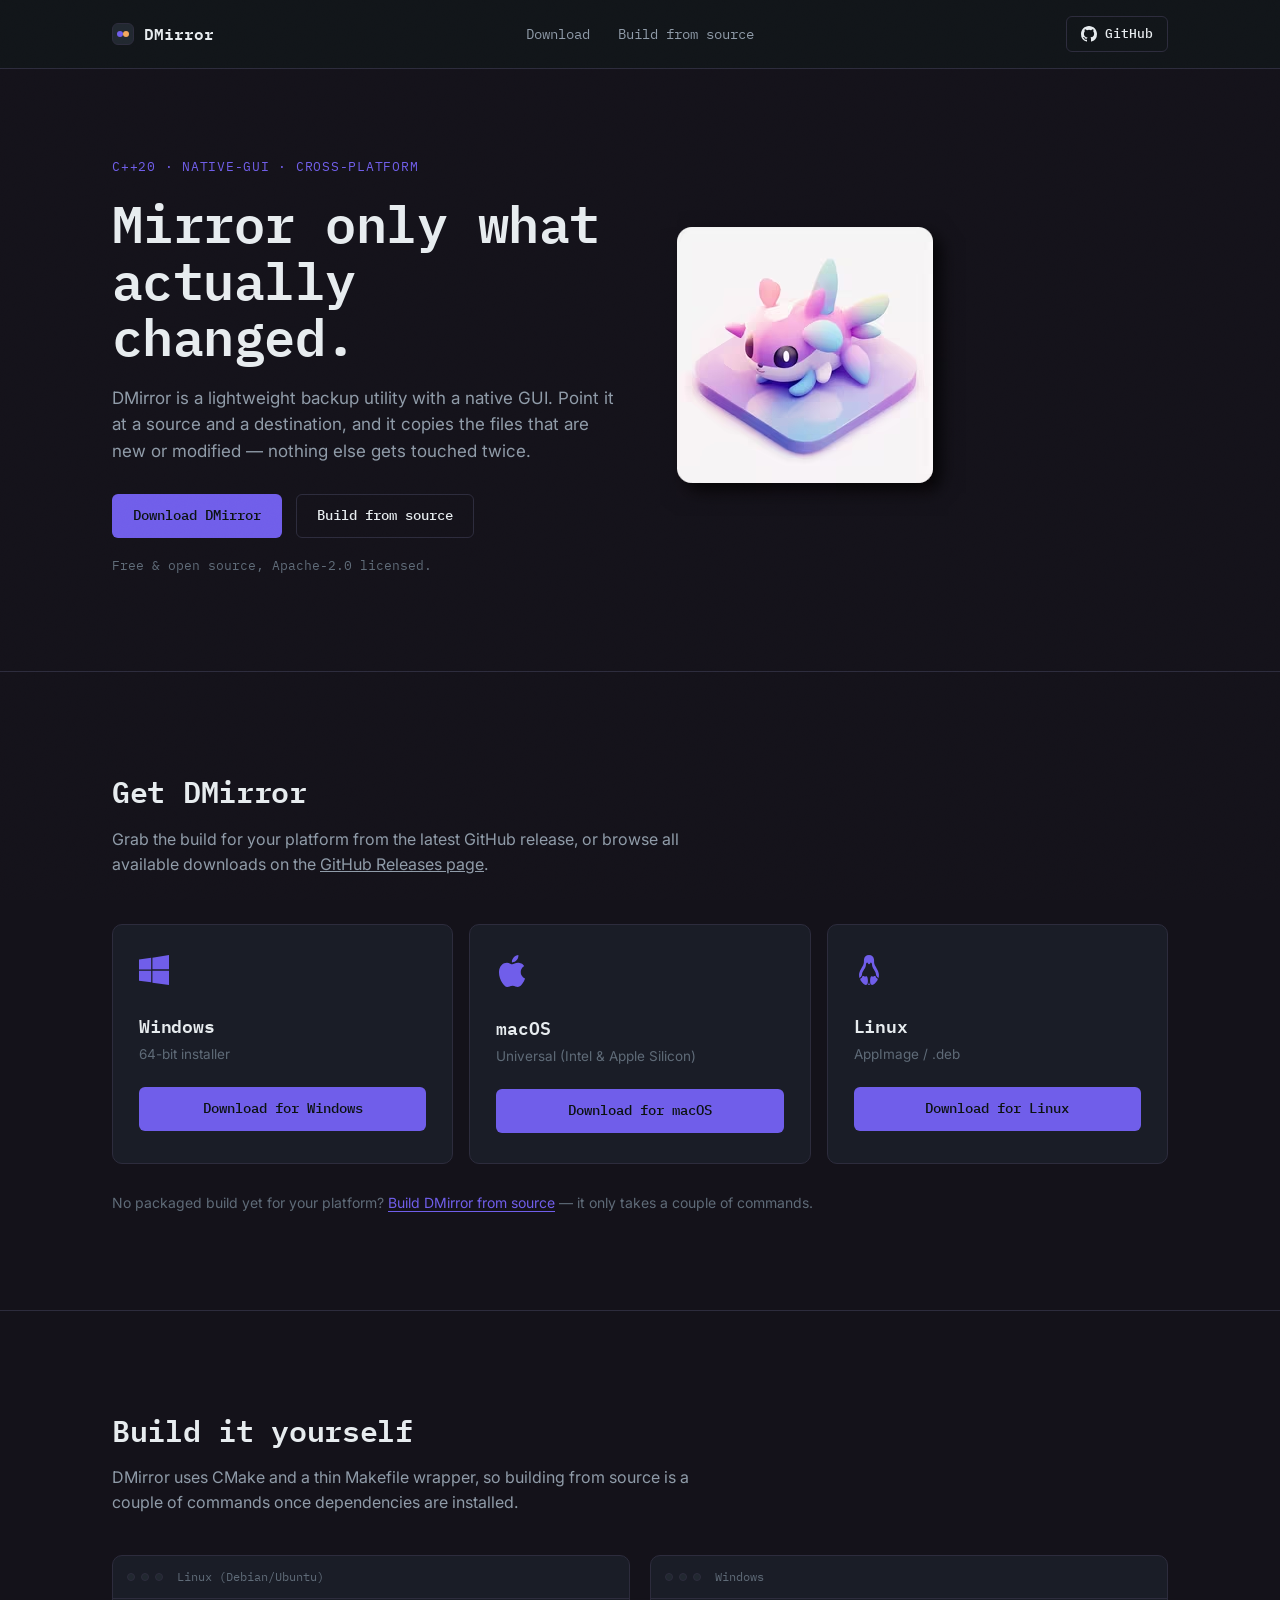
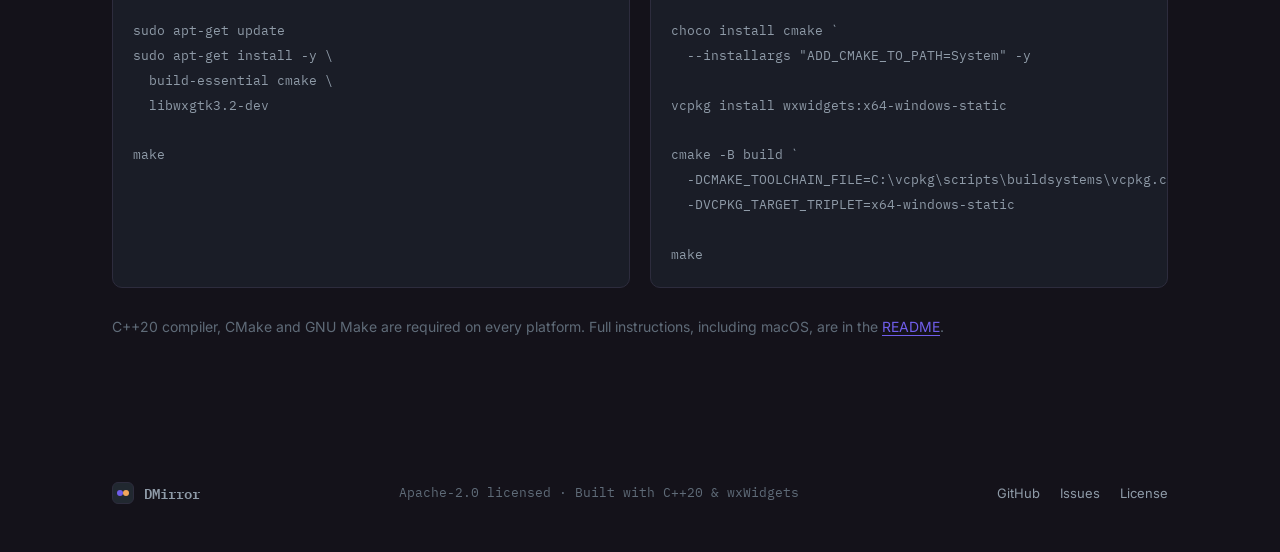
<file: docs/index.html>
<!DOCTYPE html>
<html lang="en">
<head>
<meta charset="UTF-8">
<meta name="viewport" content="width=device-width, initial-scale=1.0">
<title>DMirror — Copy only what changed</title>
<meta name="description" content="A lightweight, cross-platform C++ backup utility for Windows, Linux and macOS that efficiently copies only new or modified files from a source directory to a destination.">
<link rel="icon" href="data:image/svg+xml,<svg xmlns=%22http://www.w3.org/2000/svg%22 viewBox=%220 0 24 24%22><rect width=%2224%22 height=%2224%22 rx=%225%22 fill=%22%2312161a%22/><path d=%22M4 12h7M11 12l-2.5 -2.5M11 12l-2.5 2.5%22 stroke=%22%235EEAD4%22 stroke-width=%222%22 fill=%22none%22 stroke-linecap=%22round%22 stroke-linejoin=%22round%22/><path d=%22M20 12h-7M13 12l2.5 -2.5M13 12l2.5 2.5%22 stroke=%22%23F2A65C%22 stroke-width=%222%22 fill=%22none%22 stroke-linecap=%22round%22 stroke-linejoin=%22round%22/></svg>">
<link rel="preconnect" href="https://fonts.googleapis.com">
<link rel="preconnect" href="https://fonts.gstatic.com" crossorigin>
<link href="https://fonts.googleapis.com/css2?family=IBM+Plex+Mono:wght@400;500;600;700&family=Inter:wght@400;500;600;700;800&display=swap" rel="stylesheet">
<link rel="stylesheet" href="styles.css">
<script type="text/javascript" src="main.js"></script>
</head>
<body>
<div class="grain" aria-hidden="true"></div>

<header class="site-header">
  <div class="wrap header-inner">
    <a class="brand" href="#top">
      <span class="brand-mark" aria-hidden="true">
        <span class="dot dot-a"></span><span class="dot dot-b"></span>
      </span>
      DMirror
    </a>
    <nav class="main-nav" aria-label="Primary">
      <a href="#download">Download</a>
      <a href="#source">Build from source</a>
    </nav>
    <a class="btn btn-ghost btn-small" href="https://github.com/wowtamz/dmirror" target="_blank" rel="noopener">
      <svg width="16" height="16" viewBox="0 0 16 16" fill="currentColor" aria-hidden="true"><path d="M8 0C3.58 0 0 3.58 0 8a8 8 0 0 0 5.47 7.59c.4.07.55-.17.55-.38 0-.19-.01-.82-.01-1.49-2.01.37-2.53-.49-2.69-.94-.09-.23-.48-.94-.82-1.13-.28-.15-.68-.52-.01-.53.63-.01 1.08.58 1.23.82.72 1.21 1.87.87 2.33.66.07-.52.28-.87.51-1.07-1.78-.2-3.64-.89-3.64-3.95 0-.87.31-1.59.82-2.15-.08-.2-.36-1.02.08-2.12 0 0 .67-.21 2.2.82a7.5 7.5 0 0 1 4 0c1.53-1.04 2.2-.82 2.2-.82.44 1.1.16 1.92.08 2.12.51.56.82 1.27.82 2.15 0 3.07-1.87 3.75-3.65 3.95.29.25.54.73.54 1.48 0 1.07-.01 1.93-.01 2.2 0 .21.15.46.55.38A8 8 0 0 0 16 8c0-4.42-3.58-8-8-8Z"/></svg>
      GitHub
    </a>
  </div>
</header>

<main id="top">

  <!-- HERO -->
  <section class="hero">
    <div class="wrap hero-inner">
      <div class="hero-copy">
        <p class="eyebrow">C++20 · Native-GUI · Cross-Platform</p>
        <div class="hero-mobile-logo">
            <img src="images/logo.avif"></img>
        </div>
        <h1>Mirror only what<br>actually changed.</h1>
        <p class="lede">DMirror is a lightweight backup utility with a native GUI. Point it at a source and a destination, and it copies the files that are new or modified — nothing else gets touched twice.</p>
        <div class="hero-actions">
          <a class="btn btn-primary" href="#download">Download DMirror</a>
          <a class="btn btn-ghost" href="#source">Build from source</a>
        </div>
        <p class="hero-note">Free &amp; open source, Apache-2.0 licensed.</p>
      </div>
      <div class="hero-logo">
        <img src="images/logo.avif"></img>
      </div>
    </div>
  </section>

  <!-- DOWNLOAD -->
  <section class="download" id="download">
    <div class="wrap">
      <h2 class="section-title" id="dl_title">Get DMirror</h2>
      <p class="section-lede">
          Grab the build for your platform from the latest GitHub release, or browse all available downloads on the
          <a href="https://github.com/wowtamz/dmirror/releases/latest">GitHub Releases page</a>.
      </p>

      <div class="download-grid">

        <article class="download-card">
          <div class="download-icon" aria-hidden="true">
            <svg width="30" height="30" viewBox="0 0 24 24" fill="currentColor"><path d="M0 3.5 9.75 2.2v9.3H0V3.5Zm10.75-1.4L24 0v11.4H10.75V2.1ZM0 12.5h9.75v9.3L0 20.5v-8Zm10.75 0H24V24l-13.25-1.85V12.5Z"/></svg>
          </div>
          <h3>Windows</h3>
          <p class="download-sub">64-bit installer</p>
          <a class="btn btn-primary btn-block" id="dl_win64" href="https://github.com/wowtamz/dmirror/releases/latest" target="_blank" rel="noopener">Download for Windows</a>
        </article>

        <article class="download-card">
          <div class="download-icon" aria-hidden="true">
            <svg xmlns="http://www.w3.org/2000/svg"
                 width="32"
                 height="32"
                 viewBox="0 0 814.1 999.9"
                 fill="currentColor">
              <path d="m788.1 340.9c-5.8 4.5-108.2 62.2-108.2 190.5 0 148.4 130.3 200.9 134.2 202.2-.6 3.2-20.7 71.9-68.7 141.9-42.8 61.6-87.5 123.1-155.5 123.1-68 0-85.5-39.5-164-39.5-76.5 0-103.7 40.8-165.9 40.8-62.2 0-105.6-57-155.5-127C46.7 790.7 0 663 0 541.8 0 347.4 126.4 244.3 250.8 244.3c66.1 0 121.2 43.4 162.7 43.4 39.5 0 101.1-46 176.3-46 28.5 0 130.9 2.6 198.3 99.2zM554.1 159.4C585.2 122.5 607.2 71.3 607.2 20.1c0-7.1-.6-14.3-1.9-20.1-50.6 1.9-110.8 33.7-147.1 75.8-28.5 32.4-55.1 83.6-55.1 135.5 0 7.8 1.3 15.6 1.9 18.1 3.2.6 8.4 1.3 13.6 1.3 45.4 0 102.5-30.4 135.5-71.3z"/>
            </svg>
          </div>
          <h3>macOS</h3>
          <p class="download-sub">Universal (Intel &amp; Apple Silicon)</p>
          <a class="btn btn-primary btn-block" id="dl_macos" href="https://github.com/wowtamz/dmirror/releases/latest" target="_blank" rel="noopener">Download for macOS</a>
        </article>

        <article class="download-card">
          <div class="download-icon" aria-hidden="true">
            <svg width="30" height="30" clip-rule="evenodd" fill="currentColor" fill-rule="evenodd" stroke-linejoin="round" stroke-miterlimit="2" viewBox="0 0 777 778" xmlns="http://www.w3.org/2000/svg"><path d="m388.456.0c-75.983.0-120.59 46.353-128.991 108.855-8.401 62.503 5.125 73.956-15.915 137.96-21.04 64.003-115.369 173.72-113.164 274.952.687 31.517 4.317 58.806 10.64 82.652 7.752-12.845 19.238-21.897 27.609-25.763 6.535-3.017 9.694-4.467 11.167-5.012.214-1.619 1.043-5.305 2.55-12.574 2.071-9.981 10.008-25.611 23.565-35.874-.138-3.11-.288-6.187-.352-9.408-1.566-78.518 79.586-163.583 94.523-213.227 14.937-49.642 8.439-54.755 10.903-67.089s11.977-26.702 25.675-38.161c1.305-1.092 2.576-1.57 3.869-1.583 12.489-.118 24.987 45.349 49.152 45.371 24.165.029 36.736-55.424 50.647-43.788 13.699 11.459 23.211 25.827 25.675 38.161s-4.034 17.447 10.903 67.089c14.937 49.644 96.001 134.708 94.435 213.227-.065 3.191-.217 6.238-.352 9.32 13.618 10.262 21.578 25.956 23.653 35.962 1.507 7.269 2.336 10.955 2.55 12.574 1.469.544 4.641 2.079 11.167 5.1 8.374 3.878 19.791 12.913 27.521 25.763 6.341-23.871 10.04-51.178 10.728-82.74 2.205-101.232-92.212-210.949-113.252-274.952-21.04-64.004-7.426-75.457-15.827-137.96-8.401-62.502-53.096-108.855-129.079-108.855zM239.154 541.814c-3.263.189-6.868 1.067-10.903 2.726-25.827 10.622-14.481 32.999-25.763 47.13s-33.935 7.324-41.063 36.226c-7.127 28.902 102.438 170.804 161.349 146.577 58.91-24.228 37.005-202.186 11.606-217.711-25.398-15.524-36.643 5.271-54.603 3.166-15.154-1.777-23.005-19.132-40.623-18.114zm296.758.0c-16.296.282-24.184 16.403-38.776 18.114-17.96 2.105-29.205-18.69-54.604-3.166-25.399 15.525-47.304 193.483 11.607 217.711 58.91 24.227 168.476-117.675 161.348-146.577s-29.693-22.095-40.975-36.226.065-36.508-25.762-47.13c-4.843-1.991-9.077-2.79-12.838-2.726zm-150.621 174.01c-1.288 8.317-3.016 16.479-5.276 24.357-3.684 12.84-9.061 25.707-17.058 36.666 8.288.514 16.783.581 25.499.174 8.716.406 17.208.339 25.499-.174-7.997-10.959-13.374-23.826-17.058-36.666-2.26-7.878-3.988-16.04-5.275-24.357-1.055.028-2.101.088-3.166.088s-2.11-.068-3.165-.088z" fill-rule="nonzero"/></svg>
          </div>
          <h3>Linux</h3>
          <p class="download-sub">AppImage / .deb</p>
          <a class="btn btn-primary btn-block" id="openModal" target="_blank" rel="noopener">Download for Linux</a>
        </article>
      </div>

      <p class="download-note">No packaged build yet for your platform? <a href="#source">Build DMirror from source</a> — it only takes a couple of commands.</p>
    </div>
  </section>

  <div id="dl_modal" class="modal">
    <div class="modal-content">
        <h2>Choose a Linux package</h2>

        <div class="modal-buttons">
            <a id="dl_appimage" class="btn btn-primary btn-block" href="https://github.com/wowtamz/dmirror/releases/latest">
                Download AppImage
            </a>

            <a id="dl_deb" class="btn btn-primary btn-block" href="ttps://github.com/wowtamz/dmirror/releases/latest">
                Download .deb
            </a>
        </div>

        <button class="btn btn-ghost btn-block" id="closeModal">Close</button>
    </div>
  </div>

  <!-- BUILD FROM SOURCE -->
  <section class="source" id="source">
    <div class="wrap source-inner">
      <div>
        <h2 class="section-title">Build it yourself</h2>
        <p class="section-lede">DMirror uses CMake and a thin Makefile wrapper, so building from source is a couple of commands once dependencies are installed.</p>
      </div>

      <div class="source-grid">
        <div class="code-window">
          <div class="code-head">
            <span class="code-dot"></span><span class="code-dot"></span><span class="code-dot"></span>
            <span class="code-title">Linux (Debian/Ubuntu)</span>
          </div>
          <pre><code>sudo apt-get update
sudo apt-get install -y \
  build-essential cmake \
  libwxgtk3.2-dev

make</code></pre>
        </div>

        <div class="code-window">
          <div class="code-head">
            <span class="code-dot"></span><span class="code-dot"></span><span class="code-dot"></span>
            <span class="code-title">Windows</span>
          </div>
          <pre><code>choco install cmake `
  --installargs "ADD_CMAKE_TO_PATH=System" -y

vcpkg install wxwidgets:x64-windows-static

cmake -B build `
  -DCMAKE_TOOLCHAIN_FILE=C:\vcpkg\scripts\buildsystems\vcpkg.cmake `
  -DVCPKG_TARGET_TRIPLET=x64-windows-static

make</code></pre>
        </div>
      </div>

      <p class="source-note">C++20 compiler, CMake and GNU Make are required on every platform. Full instructions, including macOS, are in the <a href="https://github.com/wowtamz/dmirror#readme" target="_blank" rel="noopener">README</a>.</p>
    </div>
  </section>

</main>

<footer class="site-footer">
  <div class="wrap footer-inner">
    <div class="footer-brand">
      <span class="brand-mark" aria-hidden="true"><span class="dot dot-a"></span><span class="dot dot-b"></span></span>
      DMirror
    </div>
    <p class="footer-meta">Apache-2.0 licensed · Built with C++20 &amp; wxWidgets</p>
    <div class="footer-links">
      <a href="https://github.com/wowtamz/dmirror" target="_blank" rel="noopener">GitHub</a>
      <a href="https://github.com/wowtamz/dmirror/issues" target="_blank" rel="noopener">Issues</a>
      <a href="https://github.com/wowtamz/dmirror/blob/main/LICENSE" target="_blank" rel="noopener">License</a>
    </div>
  </div>
</footer>

</body>
</html>
</file>
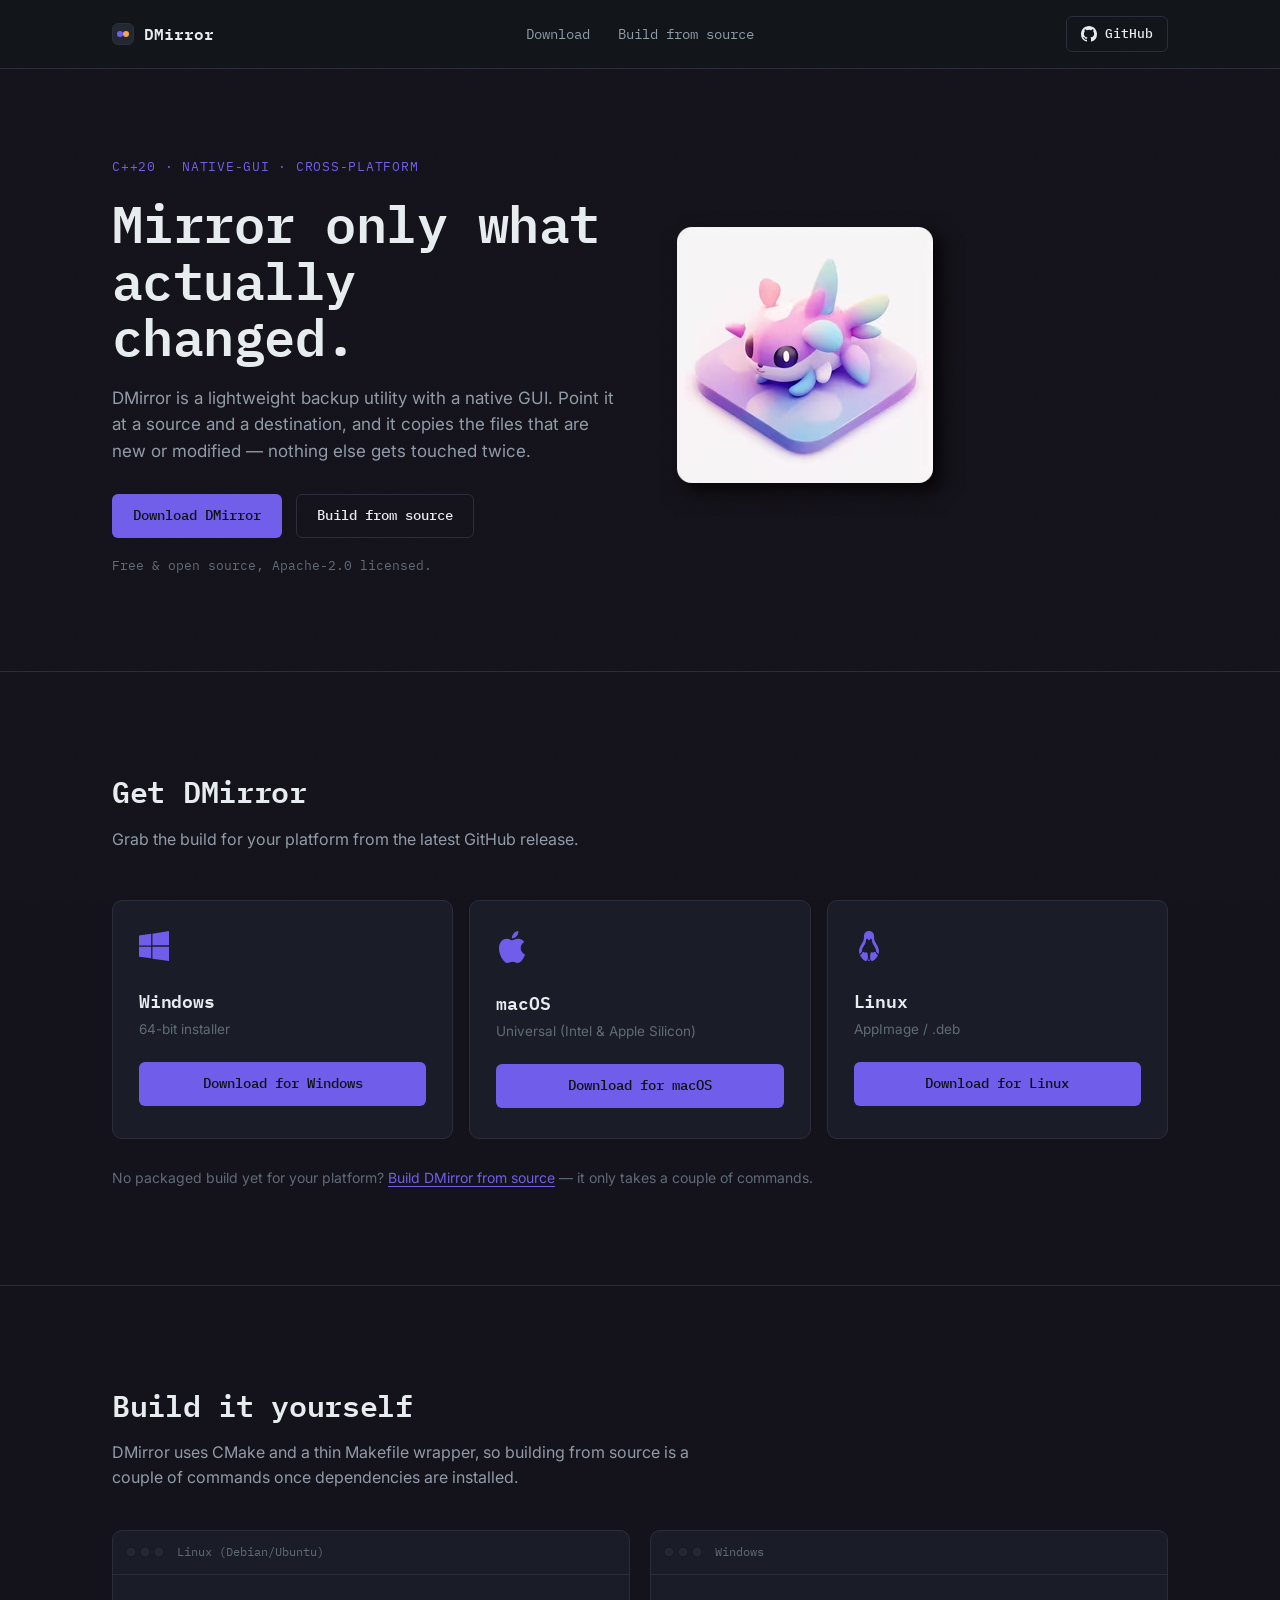
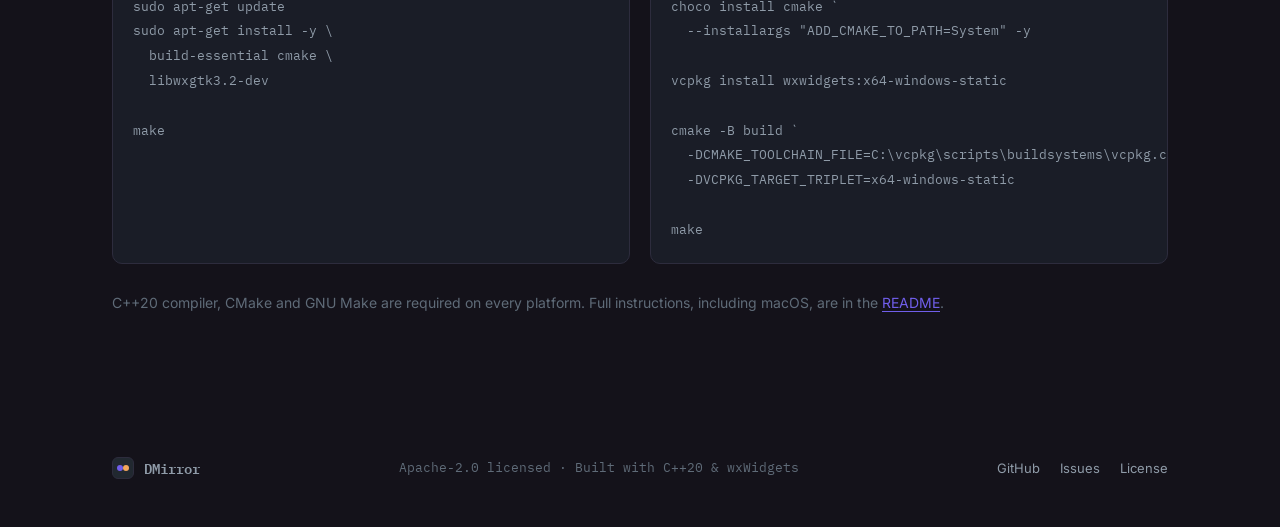
<file: page/index.html>
<!DOCTYPE html>
<html lang="en">
<head>
<meta charset="UTF-8">
<meta name="viewport" content="width=device-width, initial-scale=1.0">
<title>DMirror — Copy only what changed</title>
<meta name="description" content="A lightweight, cross-platform C++ backup utility for Windows, Linux and macOS that efficiently copies only new or modified files from a source directory to a destination.">
<link rel="icon" href="data:image/svg+xml,<svg xmlns=%22http://www.w3.org/2000/svg%22 viewBox=%220 0 24 24%22><rect width=%2224%22 height=%2224%22 rx=%225%22 fill=%22%2312161a%22/><path d=%22M4 12h7M11 12l-2.5 -2.5M11 12l-2.5 2.5%22 stroke=%22%235EEAD4%22 stroke-width=%222%22 fill=%22none%22 stroke-linecap=%22round%22 stroke-linejoin=%22round%22/><path d=%22M20 12h-7M13 12l2.5 -2.5M13 12l2.5 2.5%22 stroke=%22%23F2A65C%22 stroke-width=%222%22 fill=%22none%22 stroke-linecap=%22round%22 stroke-linejoin=%22round%22/></svg>">
<link rel="preconnect" href="https://fonts.googleapis.com">
<link rel="preconnect" href="https://fonts.gstatic.com" crossorigin>
<link href="https://fonts.googleapis.com/css2?family=IBM+Plex+Mono:wght@400;500;600;700&family=Inter:wght@400;500;600;700;800&display=swap" rel="stylesheet">
<link rel="stylesheet" href="styles.css">
</head>
<body>

<div class="grain" aria-hidden="true"></div>

<header class="site-header">
  <div class="wrap header-inner">
    <a class="brand" href="#top">
      <span class="brand-mark" aria-hidden="true">
        <span class="dot dot-a"></span><span class="dot dot-b"></span>
      </span>
      DMirror
    </a>
    <nav class="main-nav" aria-label="Primary">
      <a href="#download">Download</a>
      <a href="#source">Build from source</a>
    </nav>
    <a class="btn btn-ghost btn-small" href="https://github.com/wowtamz/dmirror" target="_blank" rel="noopener">
      <svg width="16" height="16" viewBox="0 0 16 16" fill="currentColor" aria-hidden="true"><path d="M8 0C3.58 0 0 3.58 0 8a8 8 0 0 0 5.47 7.59c.4.07.55-.17.55-.38 0-.19-.01-.82-.01-1.49-2.01.37-2.53-.49-2.69-.94-.09-.23-.48-.94-.82-1.13-.28-.15-.68-.52-.01-.53.63-.01 1.08.58 1.23.82.72 1.21 1.87.87 2.33.66.07-.52.28-.87.51-1.07-1.78-.2-3.64-.89-3.64-3.95 0-.87.31-1.59.82-2.15-.08-.2-.36-1.02.08-2.12 0 0 .67-.21 2.2.82a7.5 7.5 0 0 1 4 0c1.53-1.04 2.2-.82 2.2-.82.44 1.1.16 1.92.08 2.12.51.56.82 1.27.82 2.15 0 3.07-1.87 3.75-3.65 3.95.29.25.54.73.54 1.48 0 1.07-.01 1.93-.01 2.2 0 .21.15.46.55.38A8 8 0 0 0 16 8c0-4.42-3.58-8-8-8Z"/></svg>
      GitHub
    </a>
  </div>
</header>

<main id="top">

  <!-- HERO -->
  <section class="hero">
    <div class="wrap hero-inner">
      <div class="hero-copy">
        <p class="eyebrow">C++20 · Native-GUI · Cross-Platform</p>
        <h1>Mirror only what<br>actually changed.</h1>
        <p class="lede">DMirror is a lightweight backup utility with a native GUI. Point it at a source and a destination, and it copies the files that are new or modified — nothing else gets touched twice.</p>
        <div class="hero-actions">
          <a class="btn btn-primary" href="#download">Download DMirror</a>
          <a class="btn btn-ghost" href="#source">Build from source</a>
        </div>
        <p class="hero-note">Free &amp; open source, Apache-2.0 licensed.</p>
      </div>
      <div class="hero-logo">
        <img src="images/logo.avif"></img>
      </div>
    </div>
  </section>

  <!-- DOWNLOAD -->
  <section class="download" id="download">
    <div class="wrap">
      <h2 class="section-title">Get DMirror</h2>
      <p class="section-lede">Grab the build for your platform from the latest GitHub release.</p>

      <div class="download-grid">

        <article class="download-card">
          <div class="download-icon" aria-hidden="true">
            <svg width="30" height="30" viewBox="0 0 24 24" fill="currentColor"><path d="M0 3.5 9.75 2.2v9.3H0V3.5Zm10.75-1.4L24 0v11.4H10.75V2.1ZM0 12.5h9.75v9.3L0 20.5v-8Zm10.75 0H24V24l-13.25-1.85V12.5Z"/></svg>
          </div>
          <h3>Windows</h3>
          <p class="download-sub">64-bit installer</p>
          <a class="btn btn-primary btn-block" href="https://github.com/wowtamz/dmirror/releases/latest" target="_blank" rel="noopener">Download for Windows</a>
        </article>

        <article class="download-card">
          <div class="download-icon" aria-hidden="true">
            <svg xmlns="http://www.w3.org/2000/svg"
                 width="32"
                 height="32"
                 viewBox="0 0 814.1 999.9"
                 fill="currentColor">
              <path d="m788.1 340.9c-5.8 4.5-108.2 62.2-108.2 190.5 0 148.4 130.3 200.9 134.2 202.2-.6 3.2-20.7 71.9-68.7 141.9-42.8 61.6-87.5 123.1-155.5 123.1-68 0-85.5-39.5-164-39.5-76.5 0-103.7 40.8-165.9 40.8-62.2 0-105.6-57-155.5-127C46.7 790.7 0 663 0 541.8 0 347.4 126.4 244.3 250.8 244.3c66.1 0 121.2 43.4 162.7 43.4 39.5 0 101.1-46 176.3-46 28.5 0 130.9 2.6 198.3 99.2zM554.1 159.4C585.2 122.5 607.2 71.3 607.2 20.1c0-7.1-.6-14.3-1.9-20.1-50.6 1.9-110.8 33.7-147.1 75.8-28.5 32.4-55.1 83.6-55.1 135.5 0 7.8 1.3 15.6 1.9 18.1 3.2.6 8.4 1.3 13.6 1.3 45.4 0 102.5-30.4 135.5-71.3z"/>
            </svg>
          </div>
          <h3>macOS</h3>
          <p class="download-sub">Universal (Intel &amp; Apple Silicon)</p>
          <a class="btn btn-primary btn-block" href="https://github.com/wowtamz/dmirror/releases/latest" target="_blank" rel="noopener">Download for macOS</a>
        </article>

        <article class="download-card">
          <div class="download-icon" aria-hidden="true">
            <svg width="30" height="30" clip-rule="evenodd" fill="currentColor" fill-rule="evenodd" stroke-linejoin="round" stroke-miterlimit="2" viewBox="0 0 777 778" xmlns="http://www.w3.org/2000/svg"><path d="m388.456.0c-75.983.0-120.59 46.353-128.991 108.855-8.401 62.503 5.125 73.956-15.915 137.96-21.04 64.003-115.369 173.72-113.164 274.952.687 31.517 4.317 58.806 10.64 82.652 7.752-12.845 19.238-21.897 27.609-25.763 6.535-3.017 9.694-4.467 11.167-5.012.214-1.619 1.043-5.305 2.55-12.574 2.071-9.981 10.008-25.611 23.565-35.874-.138-3.11-.288-6.187-.352-9.408-1.566-78.518 79.586-163.583 94.523-213.227 14.937-49.642 8.439-54.755 10.903-67.089s11.977-26.702 25.675-38.161c1.305-1.092 2.576-1.57 3.869-1.583 12.489-.118 24.987 45.349 49.152 45.371 24.165.029 36.736-55.424 50.647-43.788 13.699 11.459 23.211 25.827 25.675 38.161s-4.034 17.447 10.903 67.089c14.937 49.644 96.001 134.708 94.435 213.227-.065 3.191-.217 6.238-.352 9.32 13.618 10.262 21.578 25.956 23.653 35.962 1.507 7.269 2.336 10.955 2.55 12.574 1.469.544 4.641 2.079 11.167 5.1 8.374 3.878 19.791 12.913 27.521 25.763 6.341-23.871 10.04-51.178 10.728-82.74 2.205-101.232-92.212-210.949-113.252-274.952-21.04-64.004-7.426-75.457-15.827-137.96-8.401-62.502-53.096-108.855-129.079-108.855zM239.154 541.814c-3.263.189-6.868 1.067-10.903 2.726-25.827 10.622-14.481 32.999-25.763 47.13s-33.935 7.324-41.063 36.226c-7.127 28.902 102.438 170.804 161.349 146.577 58.91-24.228 37.005-202.186 11.606-217.711-25.398-15.524-36.643 5.271-54.603 3.166-15.154-1.777-23.005-19.132-40.623-18.114zm296.758.0c-16.296.282-24.184 16.403-38.776 18.114-17.96 2.105-29.205-18.69-54.604-3.166-25.399 15.525-47.304 193.483 11.607 217.711 58.91 24.227 168.476-117.675 161.348-146.577s-29.693-22.095-40.975-36.226.065-36.508-25.762-47.13c-4.843-1.991-9.077-2.79-12.838-2.726zm-150.621 174.01c-1.288 8.317-3.016 16.479-5.276 24.357-3.684 12.84-9.061 25.707-17.058 36.666 8.288.514 16.783.581 25.499.174 8.716.406 17.208.339 25.499-.174-7.997-10.959-13.374-23.826-17.058-36.666-2.26-7.878-3.988-16.04-5.275-24.357-1.055.028-2.101.088-3.166.088s-2.11-.068-3.165-.088z" fill-rule="nonzero"/></svg>
          </div>
          <h3>Linux</h3>
          <p class="download-sub">AppImage / .deb</p>
          <a class="btn btn-primary btn-block" href="https://github.com/wowtamz/dmirror/releases/latest" target="_blank" rel="noopener">Download for Linux</a>
        </article>
      </div>

      <p class="download-note">No packaged build yet for your platform? <a href="#source">Build DMirror from source</a> — it only takes a couple of commands.</p>
    </div>
  </section>

  <!-- BUILD FROM SOURCE -->
  <section class="source" id="source">
    <div class="wrap source-inner">
      <div>
        <h2 class="section-title">Build it yourself</h2>
        <p class="section-lede">DMirror uses CMake and a thin Makefile wrapper, so building from source is a couple of commands once dependencies are installed.</p>
      </div>

      <div class="source-grid">
        <div class="code-window">
          <div class="code-head">
            <span class="code-dot"></span><span class="code-dot"></span><span class="code-dot"></span>
            <span class="code-title">Linux (Debian/Ubuntu)</span>
          </div>
          <pre><code>sudo apt-get update
sudo apt-get install -y \
  build-essential cmake \
  libwxgtk3.2-dev

make</code></pre>
        </div>

        <div class="code-window">
          <div class="code-head">
            <span class="code-dot"></span><span class="code-dot"></span><span class="code-dot"></span>
            <span class="code-title">Windows</span>
          </div>
          <pre><code>choco install cmake `
  --installargs "ADD_CMAKE_TO_PATH=System" -y

vcpkg install wxwidgets:x64-windows-static

cmake -B build `
  -DCMAKE_TOOLCHAIN_FILE=C:\vcpkg\scripts\buildsystems\vcpkg.cmake `
  -DVCPKG_TARGET_TRIPLET=x64-windows-static

make</code></pre>
        </div>
      </div>

      <p class="source-note">C++20 compiler, CMake and GNU Make are required on every platform. Full instructions, including macOS, are in the <a href="https://github.com/wowtamz/dmirror#readme" target="_blank" rel="noopener">README</a>.</p>
    </div>
  </section>

</main>

<footer class="site-footer">
  <div class="wrap footer-inner">
    <div class="footer-brand">
      <span class="brand-mark" aria-hidden="true"><span class="dot dot-a"></span><span class="dot dot-b"></span></span>
      DMirror
    </div>
    <p class="footer-meta">Apache-2.0 licensed · Built with C++20 &amp; wxWidgets</p>
    <div class="footer-links">
      <a href="https://github.com/wowtamz/dmirror" target="_blank" rel="noopener">GitHub</a>
      <a href="https://github.com/wowtamz/dmirror/issues" target="_blank" rel="noopener">Issues</a>
      <a href="https://github.com/wowtamz/dmirror/blob/main/LICENSE" target="_blank" rel="noopener">License</a>
    </div>
  </div>
</footer>

</body>
</html>
</file>
<file: docs/styles.css>
/* ---------------------------------------------------------
   DMirror — tokens
--------------------------------------------------------- */
:root{
  --bg:        #14121a; //#12161a;
  --surface:   #1a1d27; //#1a2027;
  --surface-2: #212830;
  --border:    #2d2c3d; //#2c343d;
  --text:      #e7ecef;
  --text-dim:  #8f9ba8;
  --text-mute: #5f6b78;

  --accent:      #705eea; //#5eead4;
  --accent-dim:  #4e429e; //#2f5850;
  --amber:     #f2a65c;
  --amber-dim: #5a4227;

  --font-display: "IBM Plex Mono", ui-monospace, "SF Mono", Menlo, monospace;
  --font-body:    "Inter", -apple-system, BlinkMacSystemFont, "Segoe UI", sans-serif;

  --radius: 10px;
  --radius-sm: 6px;
  --wrap: 1120px;
}

*, *::before, *::after{ box-sizing: border-box; }

html{ scroll-behavior: smooth; }

body{
  margin: 0;
  background: var(--bg);
  color: var(--text);
  font-family: var(--font-body);
  font-size: 16px;
  line-height: 1.55;
  -webkit-font-smoothing: antialiased;
}

.wrap{
  max-width: var(--wrap);
  margin: 0 auto;
  padding: 0 32px;
}

a{ color: inherit; }

h1, h2, h3{
  font-family: var(--font-display);
  font-weight: 600;
  letter-spacing: -0.01em;
  margin: 0;
}

p{ margin: 0; }

/* subtle grain so the dark surfaces don't feel flat/plastic */
.grain{
  position: fixed;
  inset: 0;
  pointer-events: none;
  z-index: 999;
  opacity: 0.035;
  mix-blend-mode: overlay;
  background-image: url("data:image/svg+xml,%3Csvg xmlns='http://www.w3.org/2000/svg' width='120' height='120'%3E%3Cfilter id='n'%3E%3CfeTurbulence type='fractalNoise' baseFrequency='0.9' numOctaves='2' stitchTiles='stitch'/%3E%3C/filter%3E%3Crect width='100%25' height='100%25' filter='url(%23n)'/%3E%3C/svg%3E");
}

/* ---------------------------------------------------------
   Buttons
--------------------------------------------------------- */
.btn{
  display: inline-flex;
  align-items: center;
  justify-content: center;
  gap: 8px;
  height: 44px;
  padding: 0 20px;
  border-radius: var(--radius-sm);
  font-family: var(--font-display);
  font-size: 14px;
  font-weight: 500;
  text-decoration: none;
  border: 1px solid transparent;
  cursor: pointer;
  transition: transform .15s ease, background-color .15s ease, border-color .15s ease;
}
.btn:active{ transform: translateY(1px); }

.btn-primary{
  background: var(--accent);
  color: #0b1210;
}
.btn-primary:hover{ background: var(--accent-dim); }

.btn-ghost{
  background: transparent;
  border-color: var(--border);
  color: var(--text);
}
.btn-ghost:hover{ border-color: var(--text-mute); }

.btn-small{ height: 36px; padding: 0 14px; font-size: 13px; }
.btn-block{ width: 100%; }

:focus-visible{
  outline: 2px solid var(--accent);
  outline-offset: 2px;
}

/* ---------------------------------------------------------
   Header
--------------------------------------------------------- */
.site-header{
  position: sticky;
  top: 0;
  z-index: 50;
  background: rgba(18, 22, 26, 0.82);
  backdrop-filter: blur(10px);
  border-bottom: 1px solid var(--border);
}
.header-inner{
  height: 68px;
  display: flex;
  align-items: center;
  justify-content: space-between;
  gap: 24px;
}
.brand{
  display: flex;
  align-items: center;
  gap: 10px;
  font-family: var(--font-display);
  font-weight: 600;
  font-size: 16px;
  text-decoration: none;
  color: var(--text);
}
.brand-mark{
  position: relative;
  width: 22px;
  height: 22px;
  border-radius: 6px;
  background: var(--surface-2);
  border: 1px solid var(--border);
  flex-shrink: 0;
}
.dot{
  position: absolute;
  top: 50%;
  width: 6px;
  height: 6px;
  border-radius: 50%;
  transform: translateY(-50%);
}
.dot-a{ left: 4px; background: var(--accent); }
.dot-b{ right: 4px; background: var(--amber); }

.main-nav{
  display: flex;
  gap: 28px;
  flex: 1;
  justify-content: center;
}
.main-nav a{
  font-family: var(--font-display);
  font-size: 13.5px;
  color: var(--text-dim);
  text-decoration: none;
  transition: color .15s ease;
}
.main-nav a:hover{ color: var(--text); }

/* ---------------------------------------------------------
   Hero
--------------------------------------------------------- */
.hero{
  padding: 88px 0 96px;
  border-bottom: 1px solid var(--border);
}
.hero-inner{
  display: grid;
  grid-template-columns: 1fr;
  gap: 64px;
  align-items: center;
}
@media (min-width: 980px){
  .hero-inner{ grid-template-columns: 1fr 1fr; gap: 40px; }
}

.eyebrow{
  font-family: var(--font-display);
  font-size: 12.5px;
  letter-spacing: 0.06em;
  text-transform: uppercase;
  color: var(--accent);
  margin-bottom: 18px;
}

.hero h1{
  font-size: clamp(36px, 5vw, 52px);
  line-height: 1.08;
  color: var(--text);
  margin-bottom: 22px;
}

.hero-mobile-logo {
  display: none;
}

.hero-mobile-logo img {
  max-width: 256px;
}

.lede{
  font-size: 17px;
  color: var(--text-dim);
  max-width: 46ch;
  margin-bottom: 30px;
}

.hero-actions{
  display: flex;
  flex-wrap: wrap;
  gap: 14px;
  margin-bottom: 18px;
}

.hero-note{
  font-family: var(--font-display);
  font-size: 12.5px;
  color: var(--text-mute);
}

.section-title{
  font-size: clamp(24px, 3vw, 30px);
  color: var(--text);
}
.section-lede{
  color: var(--text-dim);
  font-size: 16px;
  max-width: 58ch;
  margin-top: 12px;
}

/* ---------------------------------------------------------
   Build yourself
--------------------------------------------------------- */
.code-window{
  background: var(--surface);
  border: 1px solid var(--border);
  border-radius: var(--radius);
  overflow: hidden;
}
.code-head{
  display: flex;
  align-items: center;
  gap: 6px;
  padding: 12px 14px;
  border-bottom: 1px solid var(--border);
}
.code-dot{
  width: 8px; height: 8px;
  border-radius: 50%;
  background: var(--surface-2);
  border: 1px solid var(--border);
}
.code-title{
  margin-left: 8px;
  font-family: var(--font-display);
  font-size: 12px;
  color: var(--text-mute);
}
.code-window pre{
  margin: 0;
  padding: 20px;
  overflow-x: auto;
}
.code-window code{
  font-family: var(--font-display);
  font-size: 13px;
  line-height: 1.7;
  color: var(--text-dim);
  white-space: pre;
}

/* ---------------------------------------------------------
   Download
--------------------------------------------------------- */
.download{
  padding: 96px 0;
  border-bottom: 1px solid var(--border);
}

.download-grid{
  margin-top: 48px;
  display: grid;
  grid-template-columns: repeat(auto-fit, minmax(240px, 1fr));
  gap: 16px;
}

.download-card{
  background: var(--surface);
  border: 1px solid var(--border);
  border-radius: var(--radius);
  padding: 30px 26px;
  display: flex;
  flex-direction: column;
  align-items: flex-start;
  transition: border-color .15s ease;
}

.download-card:hover{ border-color: var(--text-mute); }

.download-icon{
  color: var(--accent);
  margin-bottom: 20px;
}

.download-card h3{
  font-size: 18px;
  color: var(--text);
  margin-bottom: 4px;
}

.download-sub{
  font-size: 13.5px;
  color: var(--text-mute);
  margin-bottom: 22px;
}

.download-note{
  margin-top: 28px;
  font-size: 14px;
  color: var(--text-mute);
}
.download-note a{
  color: var(--accent);
  text-decoration: underline;
  text-underline-offset: 3px;
}

/* ---------------------------------------------------------
   Modal
--------------------------------------------------------- */

.modal {
    display: none;
    position: fixed;
    inset: 0;
    background: rgba(0,0,0,.75);
    justify-content: center;
    align-items: center;
    z-index: 1000;
}

.modal.show {
    display: flex;
}

.modal-content {
    background: var(--bg);
    padding: 24px;
    border-radius: 10px;
    width: 320px;
    text-align: center;
    box-shadow: 0 10px 30px rgba(0,0,0,.2);
}

.modal-content h2 {
    margin-bottom: 8px;
}

.modal-content .btn {
    margin-top: 8px;
    margin-bottom: 8px;
}

/* ---------------------------------------------------------
   Build from source
--------------------------------------------------------- */
.source{ padding: 96px 0; }

.source-grid{
  margin-top: 40px;
  display: grid;
  grid-template-columns: 1fr;
  gap: 20px;
}
@media (min-width: 800px){
  .source-grid{ grid-template-columns: 1fr 1fr; }
}

.source-note{
  margin-top: 28px;
  font-size: 14px;
  color: var(--text-mute);
}
.source-note a{
  color: var(--accent);
  text-decoration: underline;
  text-underline-offset: 3px;
}

/* ---------------------------------------------------------
   Footer
--------------------------------------------------------- */
.site-footer{ padding: 48px 0; }

.footer-inner{
  display: flex;
  flex-wrap: wrap;
  align-items: center;
  justify-content: space-between;
  gap: 16px;
}

.footer-brand{
  display: flex;
  align-items: center;
  gap: 10px;
  font-family: var(--font-display);
  font-weight: 600;
  color: var(--text-dim);
  font-size: 14px;
}

.footer-meta{
  font-size: 13px;
  color: var(--text-mute);
  font-family: var(--font-display);
}

.footer-links{
  display: flex;
  gap: 20px;
}
.footer-links a{
  font-size: 13px;
  color: var(--text-dim);
  text-decoration: none;
}
.footer-links a:hover{ color: var(--text); }

/* ---------------------------------------------------------
   Responsive: nav collapse
--------------------------------------------------------- */

@media (max-width: 980px) {

  .hero-copy {
    text-align: center;  
  }

  .lede {
    max-width: 100%;  
  }

  .hero-actions {
    justify-content: center;
  }

  .hero-logo {
    display: none;
  }

  .hero-mobile-logo {
    display: inherit;
    justify-self: center;
  }

  .download-card {
    align-items: center;
  }
}

@media (max-width: 860px){
  .main-nav{ display: none; }
}
@media (max-width: 560px){
  .wrap{ padding: 0 20px; }
  .hero{ padding: 56px 0 64px; }
  .features, .how, .download, .source{ padding: 64px 0; }
}
</file>
<file: page/styles.css>
/* ---------------------------------------------------------
   DMirror — tokens
--------------------------------------------------------- */
:root{
  --bg:        #14121a; //#12161a;
  --surface:   #1a1d27; //#1a2027;
  --surface-2: #212830;
  --border:    #2d2c3d; //#2c343d;
  --text:      #e7ecef;
  --text-dim:  #8f9ba8;
  --text-mute: #5f6b78;

  --accent:      #705eea; //#5eead4;
  --accent-dim:  #4e429e; //#2f5850;
  --amber:     #f2a65c;
  --amber-dim: #5a4227;

  --font-display: "IBM Plex Mono", ui-monospace, "SF Mono", Menlo, monospace;
  --font-body:    "Inter", -apple-system, BlinkMacSystemFont, "Segoe UI", sans-serif;

  --radius: 10px;
  --radius-sm: 6px;
  --wrap: 1120px;
}

*, *::before, *::after{ box-sizing: border-box; }

html{ scroll-behavior: smooth; }

body{
  margin: 0;
  background: var(--bg);
  color: var(--text);
  font-family: var(--font-body);
  font-size: 16px;
  line-height: 1.55;
  -webkit-font-smoothing: antialiased;
}

.wrap{
  max-width: var(--wrap);
  margin: 0 auto;
  padding: 0 32px;
}

a{ color: inherit; }

h1, h2, h3{
  font-family: var(--font-display);
  font-weight: 600;
  letter-spacing: -0.01em;
  margin: 0;
}

p{ margin: 0; }

/* subtle grain so the dark surfaces don't feel flat/plastic */
.grain{
  position: fixed;
  inset: 0;
  pointer-events: none;
  z-index: 999;
  opacity: 0.035;
  mix-blend-mode: overlay;
  background-image: url("data:image/svg+xml,%3Csvg xmlns='http://www.w3.org/2000/svg' width='120' height='120'%3E%3Cfilter id='n'%3E%3CfeTurbulence type='fractalNoise' baseFrequency='0.9' numOctaves='2' stitchTiles='stitch'/%3E%3C/filter%3E%3Crect width='100%25' height='100%25' filter='url(%23n)'/%3E%3C/svg%3E");
}

/* ---------------------------------------------------------
   Buttons
--------------------------------------------------------- */
.btn{
  display: inline-flex;
  align-items: center;
  justify-content: center;
  gap: 8px;
  height: 44px;
  padding: 0 20px;
  border-radius: var(--radius-sm);
  font-family: var(--font-display);
  font-size: 14px;
  font-weight: 500;
  text-decoration: none;
  border: 1px solid transparent;
  cursor: pointer;
  transition: transform .15s ease, background-color .15s ease, border-color .15s ease;
}
.btn:active{ transform: translateY(1px); }

.btn-primary{
  background: var(--accent);
  color: #0b1210;
}
.btn-primary:hover{ background: var(--accent-dim); }

.btn-ghost{
  background: transparent;
  border-color: var(--border);
  color: var(--text);
}
.btn-ghost:hover{ border-color: var(--text-mute); }

.btn-small{ height: 36px; padding: 0 14px; font-size: 13px; }
.btn-block{ width: 100%; }

:focus-visible{
  outline: 2px solid var(--accent);
  outline-offset: 2px;
}

/* ---------------------------------------------------------
   Header
--------------------------------------------------------- */
.site-header{
  position: sticky;
  top: 0;
  z-index: 50;
  background: rgba(18, 22, 26, 0.82);
  backdrop-filter: blur(10px);
  border-bottom: 1px solid var(--border);
}
.header-inner{
  height: 68px;
  display: flex;
  align-items: center;
  justify-content: space-between;
  gap: 24px;
}
.brand{
  display: flex;
  align-items: center;
  gap: 10px;
  font-family: var(--font-display);
  font-weight: 600;
  font-size: 16px;
  text-decoration: none;
  color: var(--text);
}
.brand-mark{
  position: relative;
  width: 22px;
  height: 22px;
  border-radius: 6px;
  background: var(--surface-2);
  border: 1px solid var(--border);
  flex-shrink: 0;
}
.dot{
  position: absolute;
  top: 50%;
  width: 6px;
  height: 6px;
  border-radius: 50%;
  transform: translateY(-50%);
}
.dot-a{ left: 4px; background: var(--accent); }
.dot-b{ right: 4px; background: var(--amber); }

.main-nav{
  display: flex;
  gap: 28px;
  flex: 1;
  justify-content: center;
}
.main-nav a{
  font-family: var(--font-display);
  font-size: 13.5px;
  color: var(--text-dim);
  text-decoration: none;
  transition: color .15s ease;
}
.main-nav a:hover{ color: var(--text); }

/* ---------------------------------------------------------
   Hero
--------------------------------------------------------- */
.hero{
  padding: 88px 0 96px;
  border-bottom: 1px solid var(--border);
}
.hero-inner{
  display: grid;
  grid-template-columns: 1fr;
  gap: 64px;
  align-items: center;
}
@media (min-width: 980px){
  .hero-inner{ grid-template-columns: 1fr 1fr; gap: 40px; }
}

.eyebrow{
  font-family: var(--font-display);
  font-size: 12.5px;
  letter-spacing: 0.06em;
  text-transform: uppercase;
  color: var(--accent);
  margin-bottom: 18px;
}

.hero h1{
  font-size: clamp(36px, 5vw, 52px);
  line-height: 1.08;
  color: var(--text);
  margin-bottom: 22px;
}

.lede{
  font-size: 17px;
  color: var(--text-dim);
  max-width: 46ch;
  margin-bottom: 30px;
}

.hero-actions{
  display: flex;
  flex-wrap: wrap;
  gap: 14px;
  margin-bottom: 18px;
}

.hero-note{
  font-family: var(--font-display);
  font-size: 12.5px;
  color: var(--text-mute);
}

.section-title{
  font-size: clamp(24px, 3vw, 30px);
  color: var(--text);
}
.section-lede{
  color: var(--text-dim);
  font-size: 16px;
  max-width: 58ch;
  margin-top: 12px;
}

/* ---------------------------------------------------------
   Build yourself
--------------------------------------------------------- */
.code-window{
  background: var(--surface);
  border: 1px solid var(--border);
  border-radius: var(--radius);
  overflow: hidden;
}
.code-head{
  display: flex;
  align-items: center;
  gap: 6px;
  padding: 12px 14px;
  border-bottom: 1px solid var(--border);
}
.code-dot{
  width: 8px; height: 8px;
  border-radius: 50%;
  background: var(--surface-2);
  border: 1px solid var(--border);
}
.code-title{
  margin-left: 8px;
  font-family: var(--font-display);
  font-size: 12px;
  color: var(--text-mute);
}
.code-window pre{
  margin: 0;
  padding: 20px;
  overflow-x: auto;
}
.code-window code{
  font-family: var(--font-display);
  font-size: 13px;
  line-height: 1.7;
  color: var(--text-dim);
  white-space: pre;
}

/* ---------------------------------------------------------
   Download
--------------------------------------------------------- */
.download{
  padding: 96px 0;
  border-bottom: 1px solid var(--border);
}

.download-grid{
  margin-top: 48px;
  display: grid;
  grid-template-columns: repeat(auto-fit, minmax(240px, 1fr));
  gap: 16px;
}

.download-card{
  background: var(--surface);
  border: 1px solid var(--border);
  border-radius: var(--radius);
  padding: 30px 26px;
  display: flex;
  flex-direction: column;
  align-items: flex-start;
  transition: border-color .15s ease;
}

.download-card:hover{ border-color: var(--text-mute); }

.download-icon{
  color: var(--accent);
  margin-bottom: 20px;
}

.download-card h3{
  font-size: 18px;
  color: var(--text);
  margin-bottom: 4px;
}

.download-sub{
  font-size: 13.5px;
  color: var(--text-mute);
  margin-bottom: 22px;
}

.download-note{
  margin-top: 28px;
  font-size: 14px;
  color: var(--text-mute);
}
.download-note a{
  color: var(--accent);
  text-decoration: underline;
  text-underline-offset: 3px;
}

/* ---------------------------------------------------------
   Build from source
--------------------------------------------------------- */
.source{ padding: 96px 0; }

.source-grid{
  margin-top: 40px;
  display: grid;
  grid-template-columns: 1fr;
  gap: 20px;
}
@media (min-width: 800px){
  .source-grid{ grid-template-columns: 1fr 1fr; }
}

.source-note{
  margin-top: 28px;
  font-size: 14px;
  color: var(--text-mute);
}
.source-note a{
  color: var(--accent);
  text-decoration: underline;
  text-underline-offset: 3px;
}

/* ---------------------------------------------------------
   Footer
--------------------------------------------------------- */
.site-footer{ padding: 48px 0; }

.footer-inner{
  display: flex;
  flex-wrap: wrap;
  align-items: center;
  justify-content: space-between;
  gap: 16px;
}

.footer-brand{
  display: flex;
  align-items: center;
  gap: 10px;
  font-family: var(--font-display);
  font-weight: 600;
  color: var(--text-dim);
  font-size: 14px;
}

.footer-meta{
  font-size: 13px;
  color: var(--text-mute);
  font-family: var(--font-display);
}

.footer-links{
  display: flex;
  gap: 20px;
}
.footer-links a{
  font-size: 13px;
  color: var(--text-dim);
  text-decoration: none;
}
.footer-links a:hover{ color: var(--text); }

/* ---------------------------------------------------------
   Responsive: nav collapse
--------------------------------------------------------- */
@media (max-width: 860px){
  .main-nav{ display: none; }
}
@media (max-width: 560px){
  .wrap{ padding: 0 20px; }
  .hero{ padding: 56px 0 64px; }
  .features, .how, .download, .source{ padding: 64px 0; }
}
</file>
